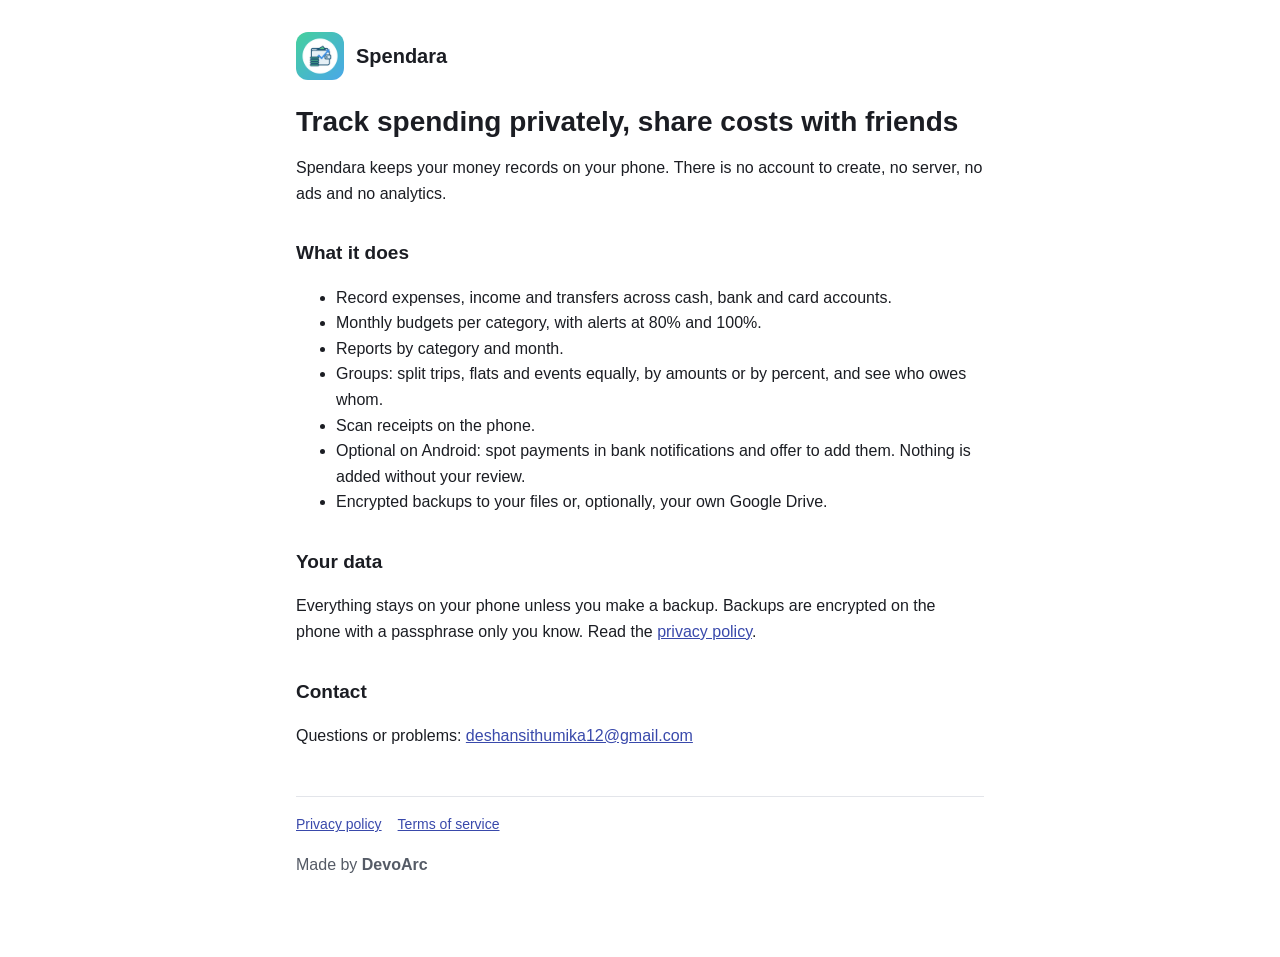
<file: index.html>
<!doctype html>
<html lang="en">
<head>
<meta charset="utf-8">
<meta name="viewport" content="width=device-width, initial-scale=1">
<title>Spendara</title>
<meta name="description" content="A private, offline expense tracker with group expense sharing. No account, no ads, no analytics.">
<link rel="icon" href="logo.png">
<link rel="stylesheet" href="style.css">
</head>
<body>
<main>
<header><img src="logo.png" alt=""><a href="./">Spendara</a></header>
<h1>Track spending privately, share costs with friends</h1>
<p>Spendara keeps your money records on your phone. There is no account to create, no server, no ads and no analytics.</p>

<h2>What it does</h2>
<ul>
<li>Record expenses, income and transfers across cash, bank and card accounts.</li>
<li>Monthly budgets per category, with alerts at 80% and 100%.</li>
<li>Reports by category and month.</li>
<li>Groups: split trips, flats and events equally, by amounts or by percent, and see who owes whom.</li>
<li>Scan receipts on the phone.</li>
<li>Optional on Android: spot payments in bank notifications and offer to add them. Nothing is added without your review.</li>
<li>Encrypted backups to your files or, optionally, your own Google Drive.</li>
</ul>

<h2>Your data</h2>
<p>Everything stays on your phone unless you make a backup. Backups are encrypted on the phone with a passphrase only you know. Read the <a href="privacy.html">privacy policy</a>.</p>

<h2>Contact</h2>
<p>Questions or problems: <a href="mailto:deshansithumika12@gmail.com">deshansithumika12@gmail.com</a></p>

<nav><a href="privacy.html">Privacy policy</a><a href="terms.html">Terms of service</a></nav>
<p class="muted">Made by <strong>DevoArc</strong></p>
</main>
</body>
</html>
</file>
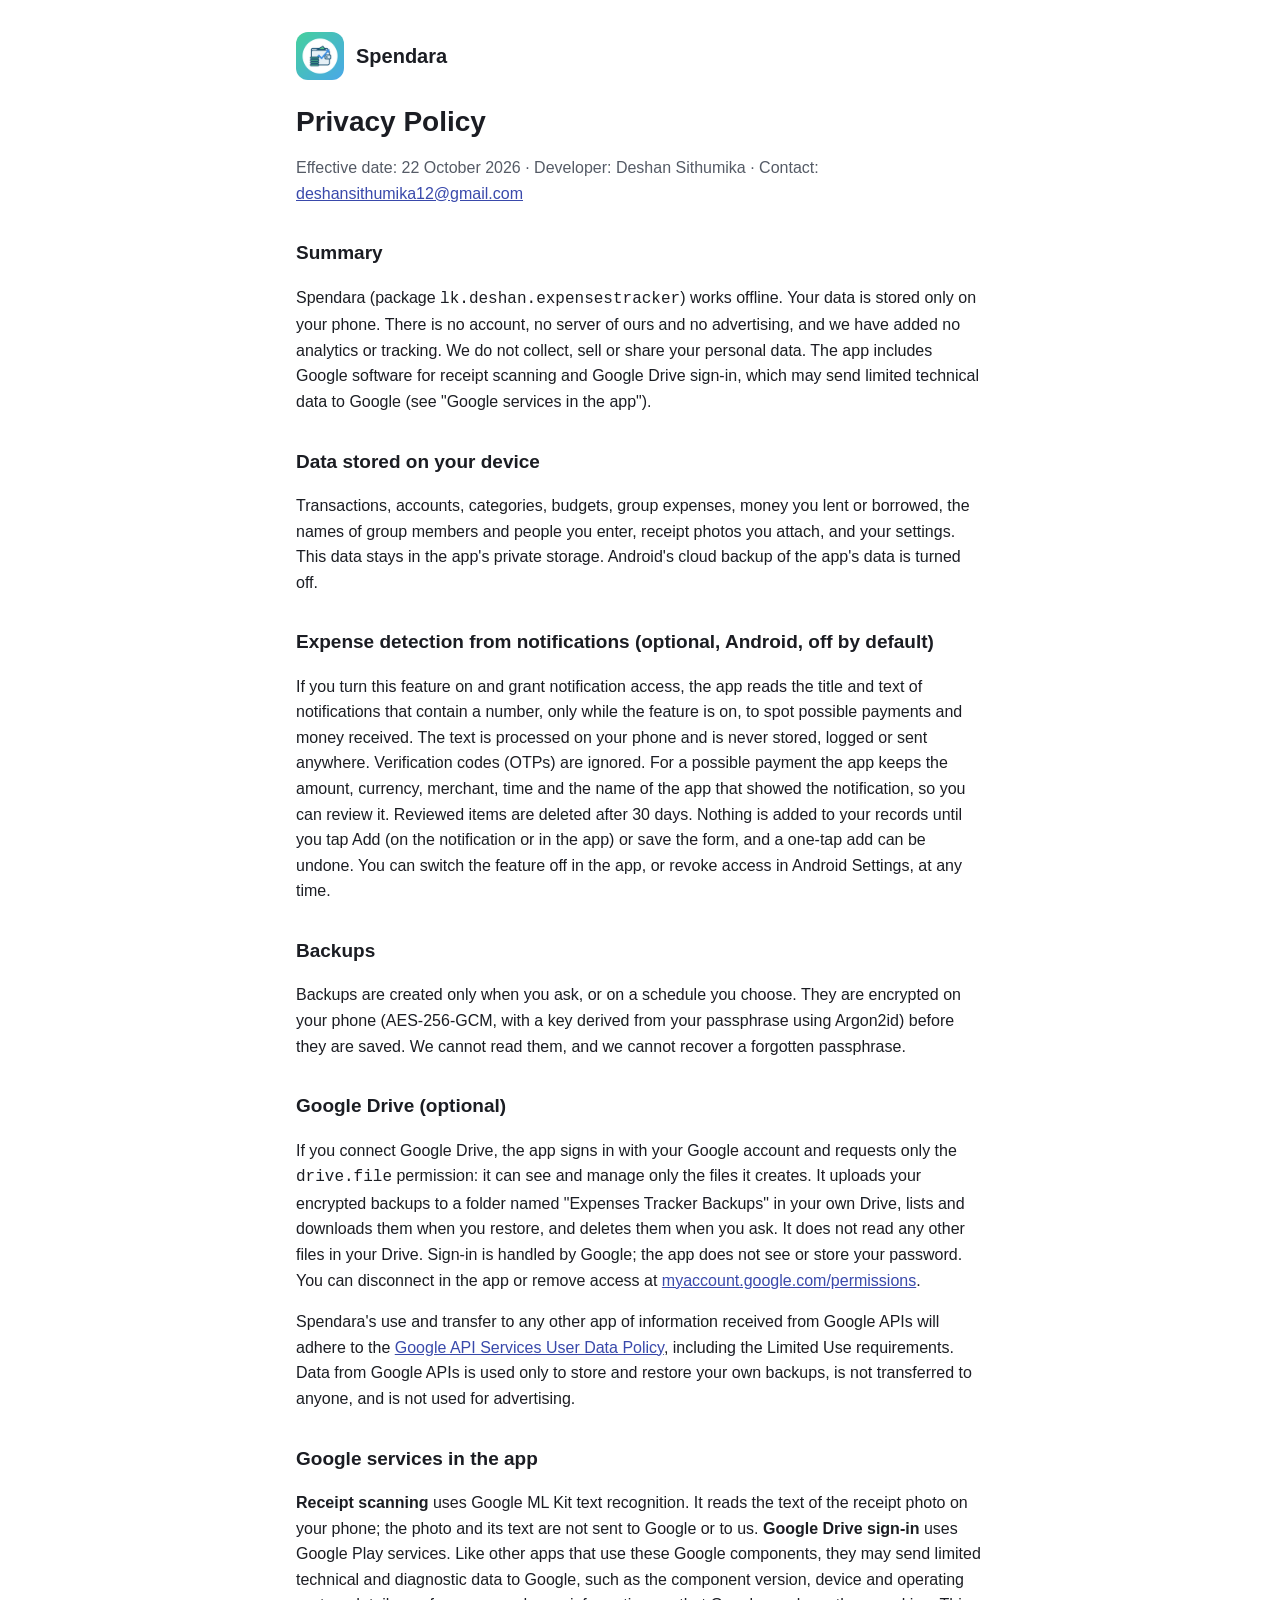
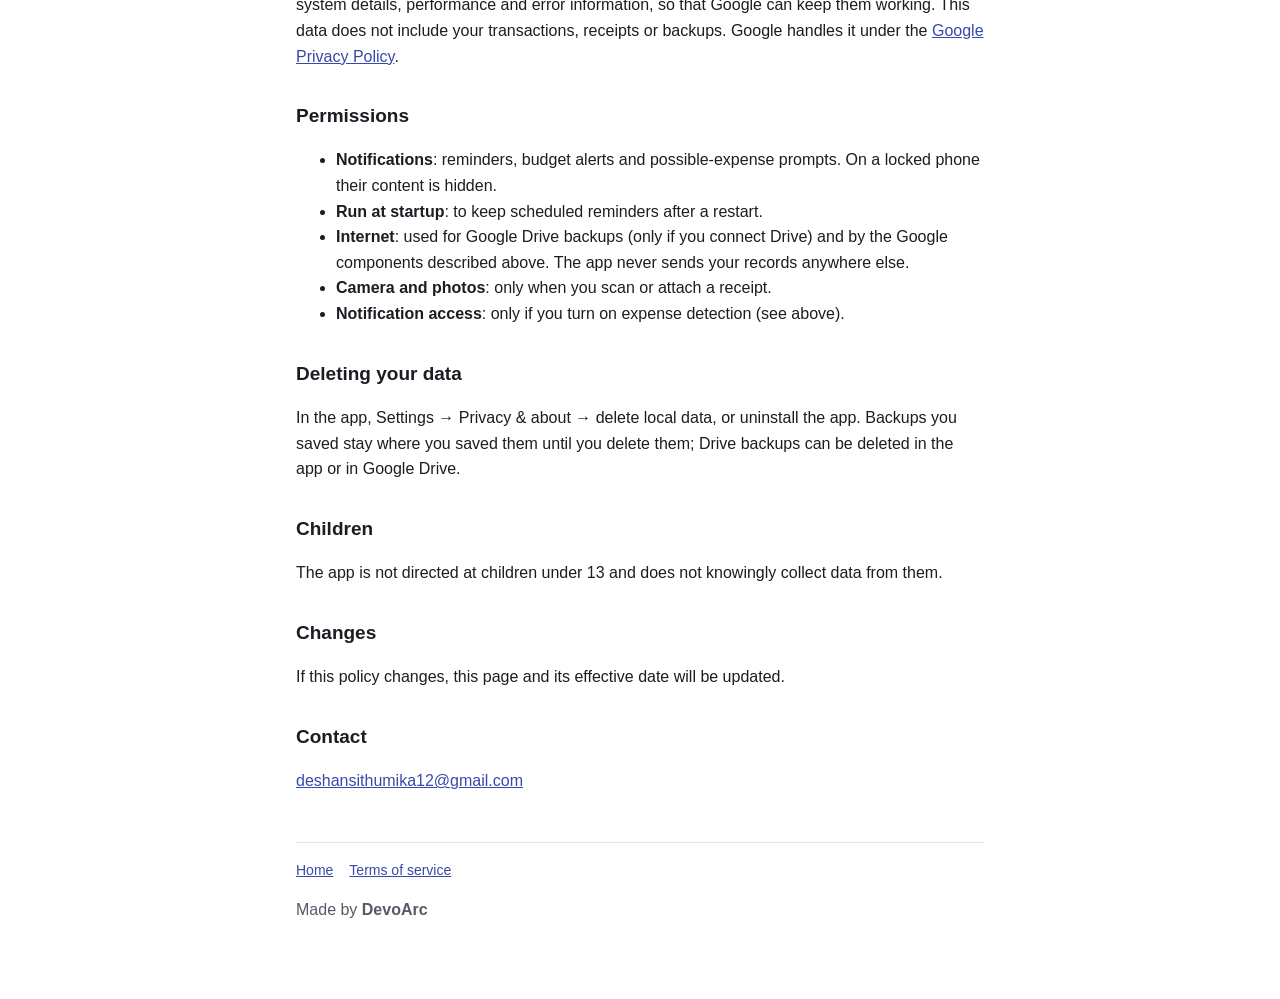
<file: privacy.html>
<!doctype html>
<html lang="en">
<head>
<meta charset="utf-8">
<meta name="viewport" content="width=device-width, initial-scale=1">
<title>Privacy Policy · Spendara</title>
<link rel="icon" href="logo.png">
<link rel="stylesheet" href="style.css">
</head>
<body>
<main>
<header><img src="logo.png" alt=""><a href="./">Spendara</a></header>
<h1>Privacy Policy</h1>
<p class="muted">Effective date: 22 October 2026 · Developer: Deshan Sithumika · Contact: <a href="mailto:deshansithumika12@gmail.com">deshansithumika12@gmail.com</a></p>

<h2>Summary</h2>
<p>Spendara (package <code>lk.deshan.expensestracker</code>) works offline. Your data is stored only on your phone. There is no account, no server of ours and no advertising, and we have added no analytics or tracking. We do not collect, sell or share your personal data. The app includes Google software for receipt scanning and Google Drive sign-in, which may send limited technical data to Google (see "Google services in the app").</p>

<h2>Data stored on your device</h2>
<p>Transactions, accounts, categories, budgets, group expenses, money you lent or borrowed, the names of group members and people you enter, receipt photos you attach, and your settings. This data stays in the app's private storage. Android's cloud backup of the app's data is turned off.</p>

<h2>Expense detection from notifications (optional, Android, off by default)</h2>
<p>If you turn this feature on and grant notification access, the app reads the title and text of notifications that contain a number, only while the feature is on, to spot possible payments and money received. The text is processed on your phone and is never stored, logged or sent anywhere. Verification codes (OTPs) are ignored. For a possible payment the app keeps the amount, currency, merchant, time and the name of the app that showed the notification, so you can review it. Reviewed items are deleted after 30 days. Nothing is added to your records until you tap Add (on the notification or in the app) or save the form, and a one-tap add can be undone. You can switch the feature off in the app, or revoke access in Android Settings, at any time.</p>

<h2>Backups</h2>
<p>Backups are created only when you ask, or on a schedule you choose. They are encrypted on your phone (AES-256-GCM, with a key derived from your passphrase using Argon2id) before they are saved. We cannot read them, and we cannot recover a forgotten passphrase.</p>

<h2>Google Drive (optional)</h2>
<p>If you connect Google Drive, the app signs in with your Google account and requests only the <code>drive.file</code> permission: it can see and manage only the files it creates. It uploads your encrypted backups to a folder named "Expenses Tracker Backups" in your own Drive, lists and downloads them when you restore, and deletes them when you ask. It does not read any other files in your Drive. Sign-in is handled by Google; the app does not see or store your password. You can disconnect in the app or remove access at <a href="https://myaccount.google.com/permissions">myaccount.google.com/permissions</a>.</p>
<p>Spendara's use and transfer to any other app of information received from Google APIs will adhere to the <a href="https://developers.google.com/terms/api-services-user-data-policy">Google API Services User Data Policy</a>, including the Limited Use requirements. Data from Google APIs is used only to store and restore your own backups, is not transferred to anyone, and is not used for advertising.</p>

<h2>Google services in the app</h2>
<p><strong>Receipt scanning</strong> uses Google ML Kit text recognition. It reads the text of the receipt photo on your phone; the photo and its text are not sent to Google or to us. <strong>Google Drive sign-in</strong> uses Google Play services. Like other apps that use these Google components, they may send limited technical and diagnostic data to Google, such as the component version, device and operating system details, performance and error information, so that Google can keep them working. This data does not include your transactions, receipts or backups. Google handles it under the <a href="https://policies.google.com/privacy">Google Privacy Policy</a>.</p>

<h2>Permissions</h2>
<ul>
<li><strong>Notifications</strong>: reminders, budget alerts and possible-expense prompts. On a locked phone their content is hidden.</li>
<li><strong>Run at startup</strong>: to keep scheduled reminders after a restart.</li>
<li><strong>Internet</strong>: used for Google Drive backups (only if you connect Drive) and by the Google components described above. The app never sends your records anywhere else.</li>
<li><strong>Camera and photos</strong>: only when you scan or attach a receipt.</li>
<li><strong>Notification access</strong>: only if you turn on expense detection (see above).</li>
</ul>

<h2>Deleting your data</h2>
<p>In the app, Settings → Privacy &amp; about → delete local data, or uninstall the app. Backups you saved stay where you saved them until you delete them; Drive backups can be deleted in the app or in Google Drive.</p>

<h2>Children</h2>
<p>The app is not directed at children under 13 and does not knowingly collect data from them.</p>

<h2>Changes</h2>
<p>If this policy changes, this page and its effective date will be updated.</p>

<h2>Contact</h2>
<p><a href="mailto:deshansithumika12@gmail.com">deshansithumika12@gmail.com</a></p>

<nav><a href="./">Home</a><a href="terms.html">Terms of service</a></nav>
<p class="muted">Made by <strong>DevoArc</strong></p>
</main>
</body>
</html>
</file>
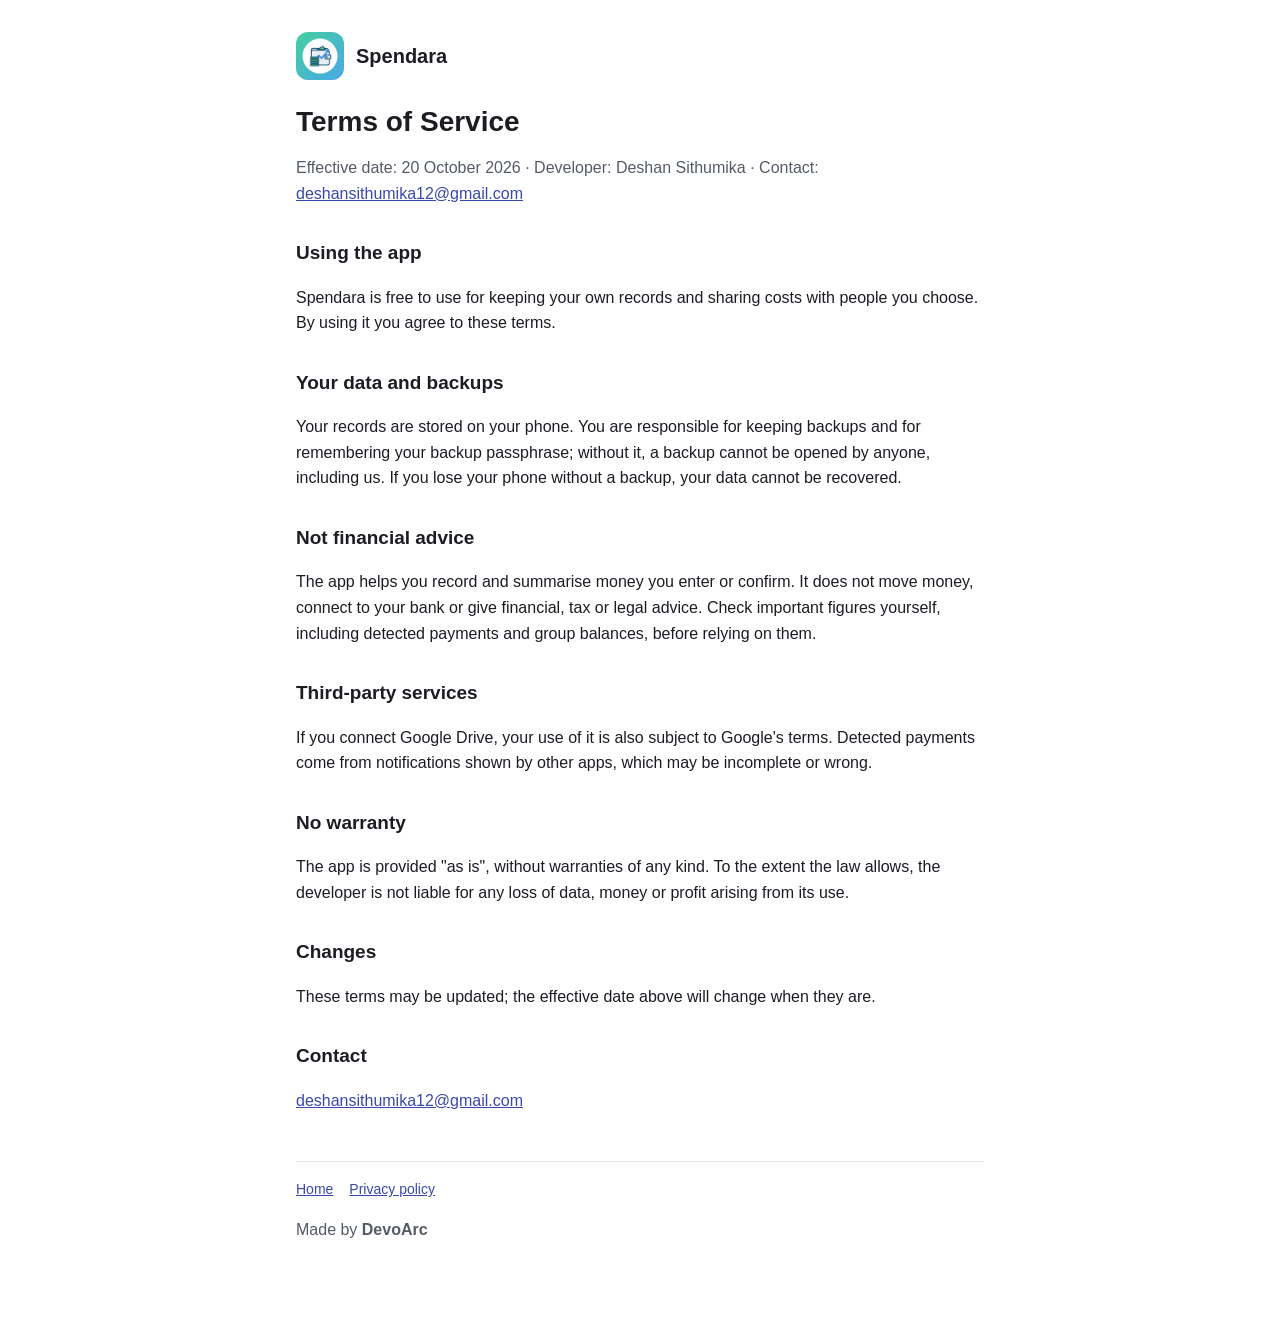
<file: terms.html>
<!doctype html>
<html lang="en">
<head>
<meta charset="utf-8">
<meta name="viewport" content="width=device-width, initial-scale=1">
<title>Terms of Service · Spendara</title>
<link rel="icon" href="logo.png">
<link rel="stylesheet" href="style.css">
</head>
<body>
<main>
<header><img src="logo.png" alt=""><a href="./">Spendara</a></header>
<h1>Terms of Service</h1>
<p class="muted">Effective date: 20 October 2026 · Developer: Deshan Sithumika · Contact: <a href="mailto:deshansithumika12@gmail.com">deshansithumika12@gmail.com</a></p>

<h2>Using the app</h2>
<p>Spendara is free to use for keeping your own records and sharing costs with people you choose. By using it you agree to these terms.</p>

<h2>Your data and backups</h2>
<p>Your records are stored on your phone. You are responsible for keeping backups and for remembering your backup passphrase; without it, a backup cannot be opened by anyone, including us. If you lose your phone without a backup, your data cannot be recovered.</p>

<h2>Not financial advice</h2>
<p>The app helps you record and summarise money you enter or confirm. It does not move money, connect to your bank or give financial, tax or legal advice. Check important figures yourself, including detected payments and group balances, before relying on them.</p>

<h2>Third-party services</h2>
<p>If you connect Google Drive, your use of it is also subject to Google's terms. Detected payments come from notifications shown by other apps, which may be incomplete or wrong.</p>

<h2>No warranty</h2>
<p>The app is provided "as is", without warranties of any kind. To the extent the law allows, the developer is not liable for any loss of data, money or profit arising from its use.</p>

<h2>Changes</h2>
<p>These terms may be updated; the effective date above will change when they are.</p>

<h2>Contact</h2>
<p><a href="mailto:deshansithumika12@gmail.com">deshansithumika12@gmail.com</a></p>

<nav><a href="./">Home</a><a href="privacy.html">Privacy policy</a></nav>
<p class="muted">Made by <strong>DevoArc</strong></p>
</main>
</body>
</html>
</file>
<file: style.css>
:root { --text: #1b1d23; --muted: #555b66; --accent: #3949ab; --bg: #ffffff; --line: #e3e5ea; }
@media (prefers-color-scheme: dark) {
  :root { --text: #e6e7eb; --muted: #a3a8b3; --accent: #9fa8ff; --bg: #121318; --line: #2a2c33; }
}
* { box-sizing: border-box; }
body { margin: 0; background: var(--bg); color: var(--text);
  font: 16px/1.6 -apple-system, BlinkMacSystemFont, "Segoe UI", Roboto, sans-serif; }
main { max-width: 720px; margin: 0 auto; padding: 32px 16px 64px; }
header { display: flex; align-items: center; gap: 12px; margin-bottom: 24px; }
header img { width: 48px; height: 48px; border-radius: 12px; }
header a { color: inherit; text-decoration: none; font-weight: 700; font-size: 20px; }
h1 { font-size: 28px; line-height: 1.25; margin: 0 0 8px; }
h2 { font-size: 19px; margin: 32px 0 8px; }
p, li { color: var(--text); }
.muted { color: var(--muted); }
a { color: var(--accent); }
nav { margin-top: 48px; padding-top: 16px; border-top: 1px solid var(--line); font-size: 14px; }
nav a { margin-right: 16px; }
</file>
